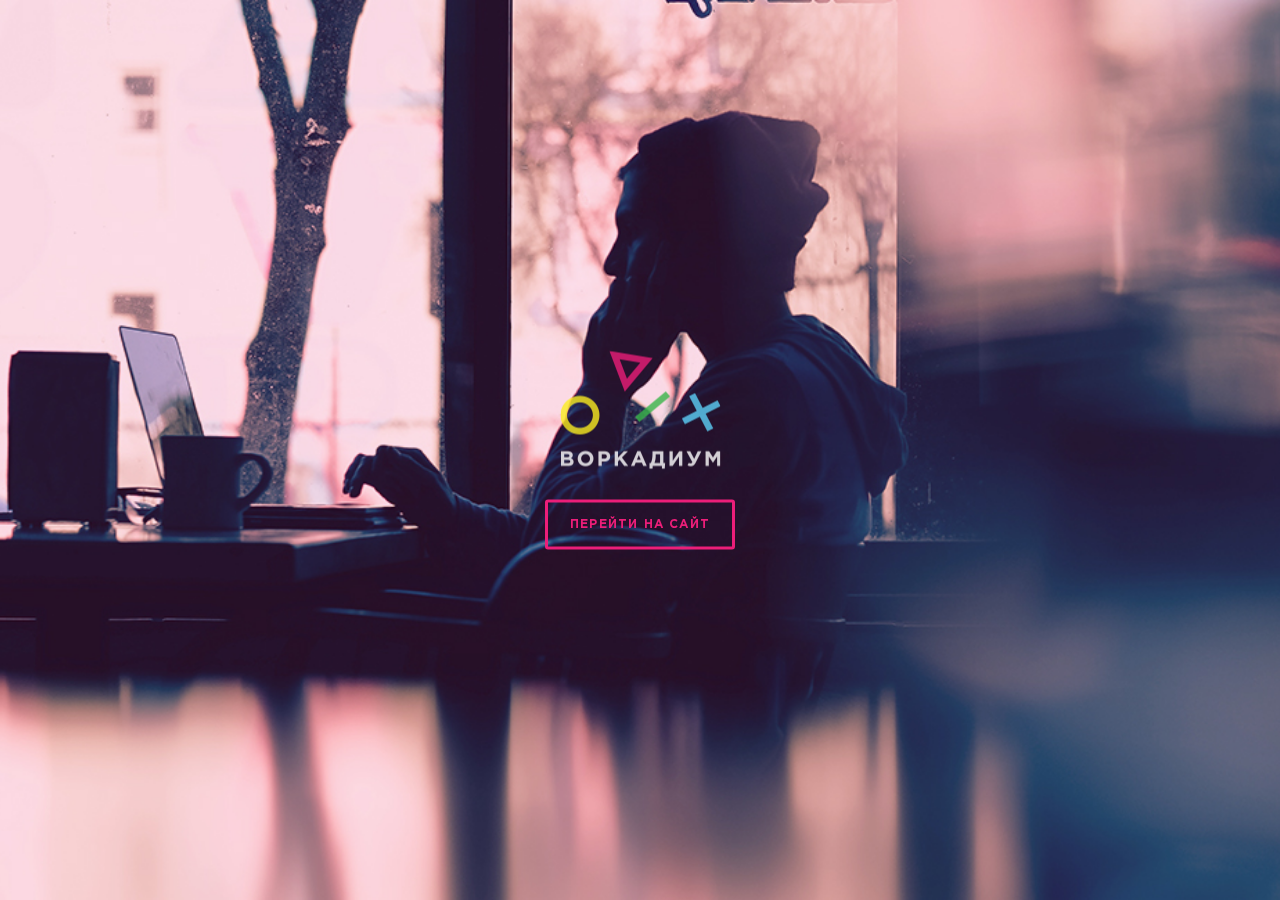
<file: index.html>
<!DOCTYPE html>
<html lang="en">
<head>
  <meta charset="UTF-8">
  <meta http-equiv="X-UA-Compatible" content="IE=edge">
  <meta name="viewport" content="width=1100, initial-scale=1.0">
  <link rel="stylesheet" href="./main.css">
  <link rel="stylesheet" href="./css/main.css">
  <title>Workadium</title>
</head>
<body>
  <div class="wrapper wrapper__auth">
    <div class="welcome">
      <div class="welcome__container">
        <div class="welcome__logo">
          <img src="./img/index/logo.png" alt="logo" class="welcome__logo-pic">
        </div>
        <a href="./coworking.html" class="btn">
          Перейти на сайт
        </a>
      </div>
    </div>
  </div>
</body>
</html>
</file>
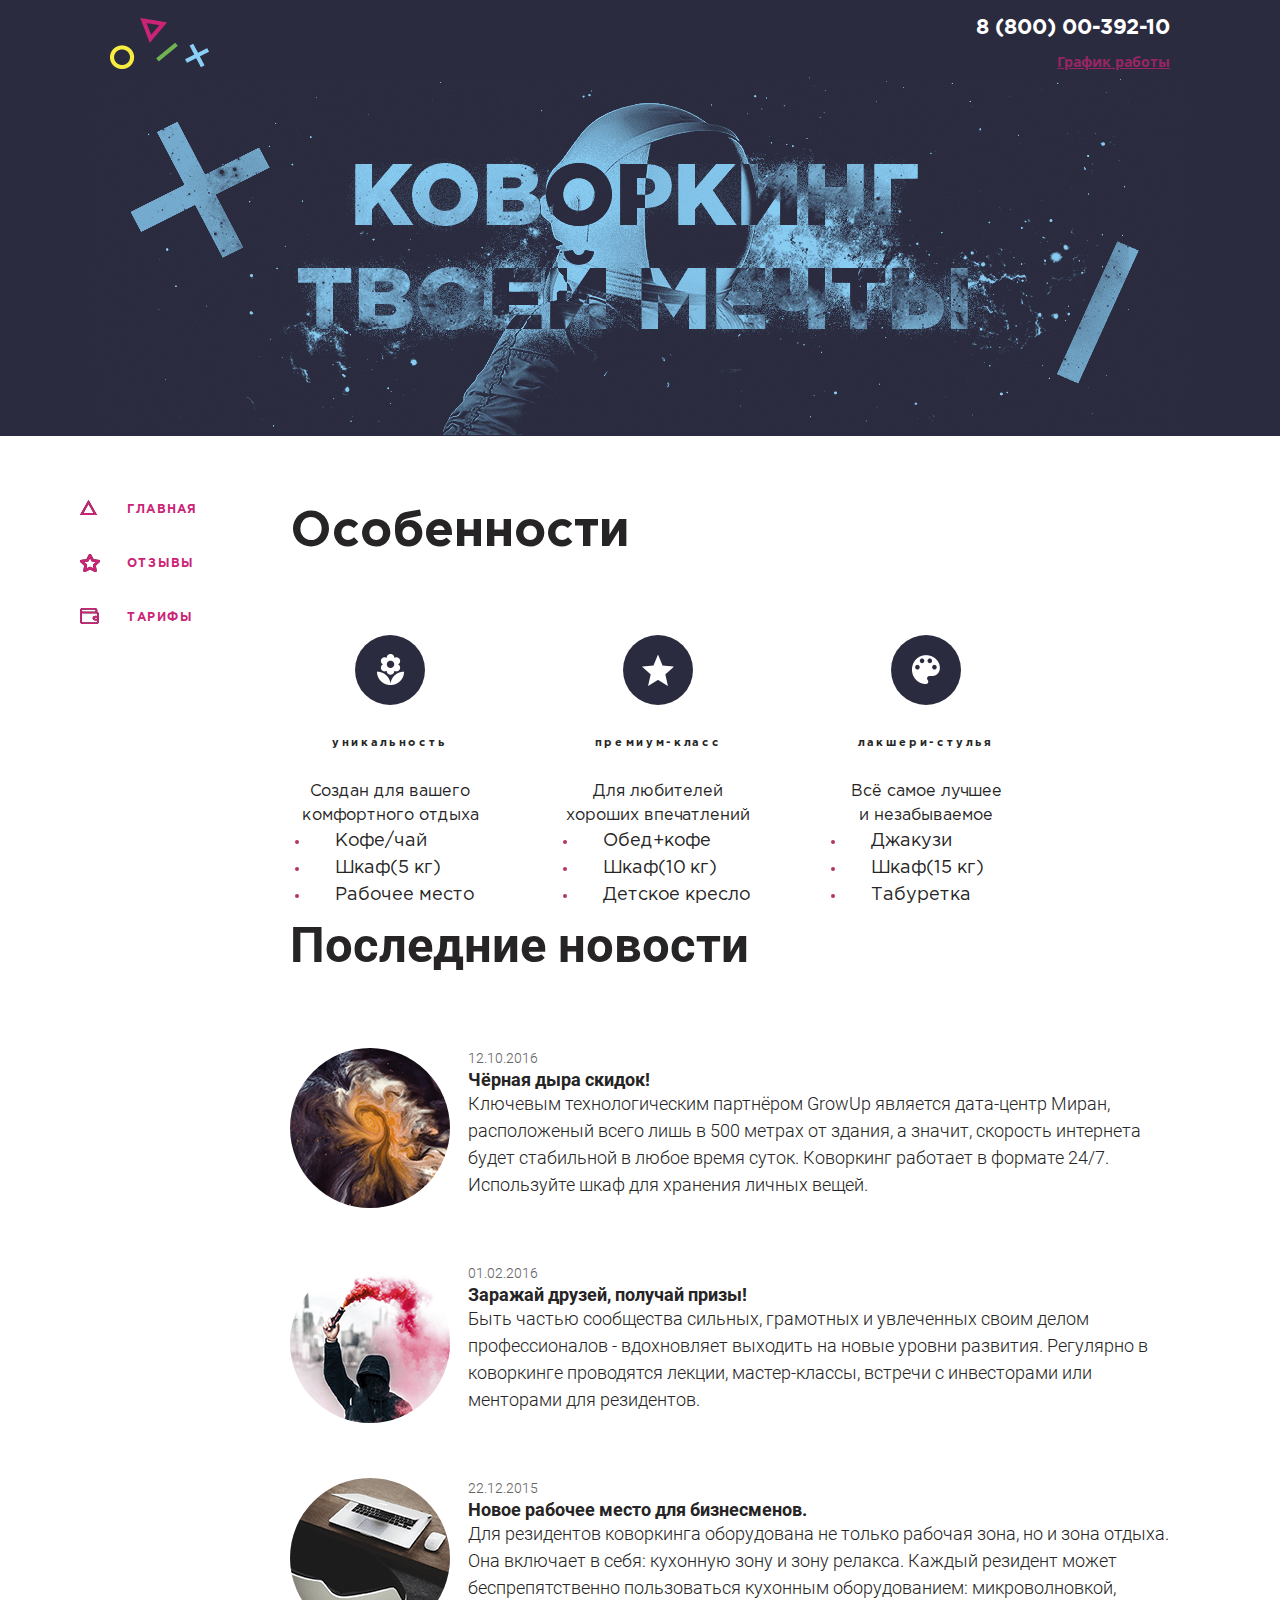
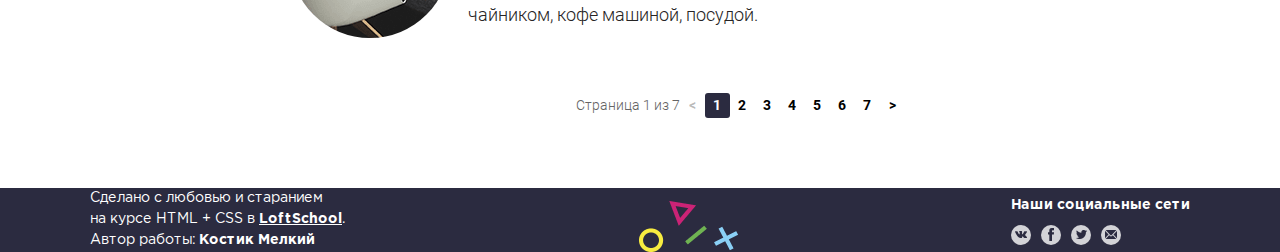
<file: coworking.html>
<!DOCTYPE html>
<html lang="en">
<head>
  <meta charset="UTF-8">
  <meta http-equiv="X-UA-Compatible" content="IE=edge">
  <meta name="viewport" content="width=1100, initial-scale=1.0">
  <link rel="stylesheet" href="./main.css">
  <link rel="stylesheet" href="./css/main.css">
  <title>Coworking</title>
</head>
<body>
  <div class="wrapper">
    <div class="wrapper__content">
      <header class="header">
        <div class="container">
          <div class="logo">
            <a href="index.html" class="logo__link">
              <img src="./img/logo-fig.png" alt="Logo" class="logo__pic">
            </a>
          </div>
          <address class="contacts">
            <a href="tel:88000039210" class="contacts__phone">8 (800) 00-392-10</a>
            <span class="schedule">
              <a href="#" class="schedule__work">График работы</a>
              <div class="schedule__dropdown">
                <span class="schedule__text">
                  пн-вс: 09:00-20:00
                </span>
                <span class="schedule__text-lunch">
                  обед:14:00-14:30
                </span>
              </div>
            </span>
          </address>
        </div>
      </header>
      <div class="main__img">
        <div class="container">
          <img src="./img/main/banner.jpg" alt="Main Photo" class="main__pic">
        </div>
      </div>
      <div class="container">
        <aside class="sidebar">
          <nav class="nav">
            <ul class="nav__list">
              <li class="nav__item">
                <a class="nav__link" href="./coworking.html">
                  <span class="nav__text">главная</span>
                </a>
              </li>
              <li class="nav__item">
                <a class="nav__link nav__link--feedback" href="./feedback.html">
                  <span class="nav__text">отзывы</span>
                </a>
              </li>
              <li class="nav__item">
                <a class="nav__link nav__link--tariffs" href="./tariffs.html">
                  <span class="nav__text">тарифы</span>
                </a>
              </li>
            </ul>
          </nav>
        </aside>
        <main class="maincontent">
          <section class="features">
            <h1 class="title">
              Особенности
            </h1>
            <ul class="features-list">
              <li class="features-item">
                <div class="features-item-img-block">
                  <img src="./img/main/flower.png" alt="Icon" class="features-item-img">
                </div>
                <span class="features-item-title">
                  уникальность
                </span>
                <div class="features-item-text">
                  <p class="text">
                    Создан для вашего <br/>
                    комфортного отдыха
                  </p>
                  <ul class="text-list">
                    <li class="text-item"><span>Кофе/чай</span></li>
                    <li class="text-item"><span>Шкаф(5 кг)</span></li>
                    <li class="text-item"><span>Рабочее место</span></li>
                  </ul>
                </div>
              </li>
              <li class="features-item">
                <div class="features-item-img-block">
                  <img src="./img/main/star.png" alt="Icon" class="features-item-img">
                </div>
                <span class="features-item-title">
                  премиум-класс
                </span>
                <div class="features-item-text">
                  <p class="text">
                    Для любителей <br/>
                    хороших впечатлений
                  </p>
                  <ul class="text-list">
                    <li class="text-item"><span>Обед+кофе</span></li>
                    <li class="text-item"><span>Шкаф(10 кг)</span></li>
                    <li class="text-item"><span>Детское кресло</span></li>
                  </ul>
                </div>
              </li>
              <li class="features-item">
                <div class="features-item-img-block">
                  <img src="./img/main/palette.png" alt="Icon" class="features-item-img">
                </div>
                <span class="features-item-title">
                  лакшери-стулья
                </span>
                <div class="features-item-text">
                  <p class="text">
                    Всё самое лучшее <br/>
                    и незабываемое
                  </p>
                  <ul class="text-list">
                    <li class="text-item"><span>Джакузи</span></li>
                    <li class="text-item"><span>Шкаф(15 кг)</span></li>
                    <li class="text-item"><span>Табуретка</span></li>
                  </ul>
                </div>
              </li>
            </ul>
          </section>
          <section class="news">
            <h1 class="title">Последние новости</h1>
            <div class="news__content">
              <ul class="news__list">
                <li class="news__item">
                  <div class="news__item-avatar-img">
                    <img src="./img/main/news-1.jpg" alt="News img" class="news__item-avatar">
                  </div>
                  <div class="text-block">
                    <time class="text-time">12.10.2016</time>
                    <h4 class="text-title">Чёрная дыра скидок!</h4>
                    <p class="text">
                      Ключевым технологическим партнёром GrowUp является дата-центр Миран,
                      расположеный всего лишь в 500 метрах от здания, а значит, скорость интернета
                      будет стабильной в любое время суток. Коворкинг работает в формате 24/7.
                      Используйте шкаф для хранения личных вещей.
                    </p>
                  </div>
                </li>
                <li class="news__item">
                  <div class="news__item-avatar-img">
                    <img src="./img/main/news-2.jpg" alt="News img" class="news__item-avatar">
                  </div>
                  <div class="text-block">
                    <time class="text-time">01.02.2016</time>
                    <h4 class="text-title">Заражай друзей, получай призы!</h4>
                    <p class="text">
                      Быть частью сообщества сильных, грамотных и увлеченных своим делом
                      профессионалов - вдохновляет выходить на новые уровни развития.
                      Регулярно в коворкинге проводятся лекции, мастер-классы, встречи с
                      инвесторами или менторами для резидентов.
                    </p>
                  </div>
                </li>
                <li class="news__item">
                  <div class="news__item-avatar-img">
                    <img src="./img/main/news-3.jpg" alt="News img" class="news__item-avatar">
                  </div>
                  <div class="text-block">
                    <time class="text-time">22.12.2015</time>
                    <h4 class="text-title">Новое рабочее место для бизнесменов.</h4>
                    <p class="text">
                      Для резидентов коворкинга оборудована не только рабочая зона, но и зона
                      отдыха. Она включает в себя: кухонную зону и зону релакса.
                      Каждый резидент может беспрепятственно пользоваться кухонным
                      оборудованием: микроволновкой, чайником, кофе машиной, посудой.
                    </p>
                  </div>
                </li>
              </ul>
            </div>
            <div class="pagination">
              <span class="pagination__pages">Страница 1 из 7</span>
              <ul class="pagination__list">
                <li class="pagination-item">
                  <button disabled href="#" class="pagination__button"><</button>
                </li>
    
                <li class="pagination-item">
                  <button href="#" class="pagination__button pagination__button--active">1</button>
                </li>
    
                <li class="pagination-item"><button href="#" class="pagination__button">2</button></li>
    
                <li class="pagination-item"><button href="#" class="pagination__button">3</button></li>
    
                <li class="pagination-item"><button href="#" class="pagination__button">4</button></li>
    
                <li class="pagination-item"><button href="#" class="pagination__button">5</button></li>
    
                <li class="pagination-item"><button href="#" class="pagination__button">6</button></li>
    
                <li class="pagination-item"><button href="#" class="pagination__button">7</button></li>
    
                <li class="pagination-item"><button href="#" class="pagination__button">></button></li>
              </ul>
            </div>
          </section>
        </main>
      </div>
    </div>
    <footer class="footer">
      <div class="container">
        <div class="footer-text">
          <p>
            Сделано с любовью и старанием <br/>
            на курсе HTML + CSS в <a href="index.html" class="footer-text-link">LoftSchool</a>.<br/>
            Автор работы: <strong>Костик Мелкий</strong>
          </p>
        </div>
        <div class="logo">
          <a href="index.html" class="logo__link">
            <img src="./img/logo-fig.png" alt="Logo" class="logo__pic">
          </a>
        </div>
        <div class="socials">
          <span class="socials-text">Наши социальные сети</span>
          <ul class="socials-list">
            <li class="socials-item">
              <a href="#" class="socials-link">
                <div class="social__wrapper">
                  <img src="./img/vk.png" alt="socials" class="socials-icon">
                </div>
              </a>
            </li>
            <li class="socials-item">
              <a href="#" class="socials-link">
                <div class="social__wrapper">
                  <img src="./img/fb.png" alt="socials" class="socials-icon">
                </div>
              </a>
            </li>
            <li class="socials-item">
              <a href="#" class="socials-link">
                <div class="social__wrapper">
                  <img src="./img/tw.png" alt="socials" class="socials-icon">
                </div>
              </a>
            </li>
            <li class="socials-item">
              <a href="#" class="socials-link">
                <div class="social__wrapper">
                  <img src="./img/mail.png" alt="socials" class="socials-icon">
                </div>
              </a>
            </li>
          </ul>
        </div>
      </div>
    </footer>
  </div>
</body>
</html>
</file>
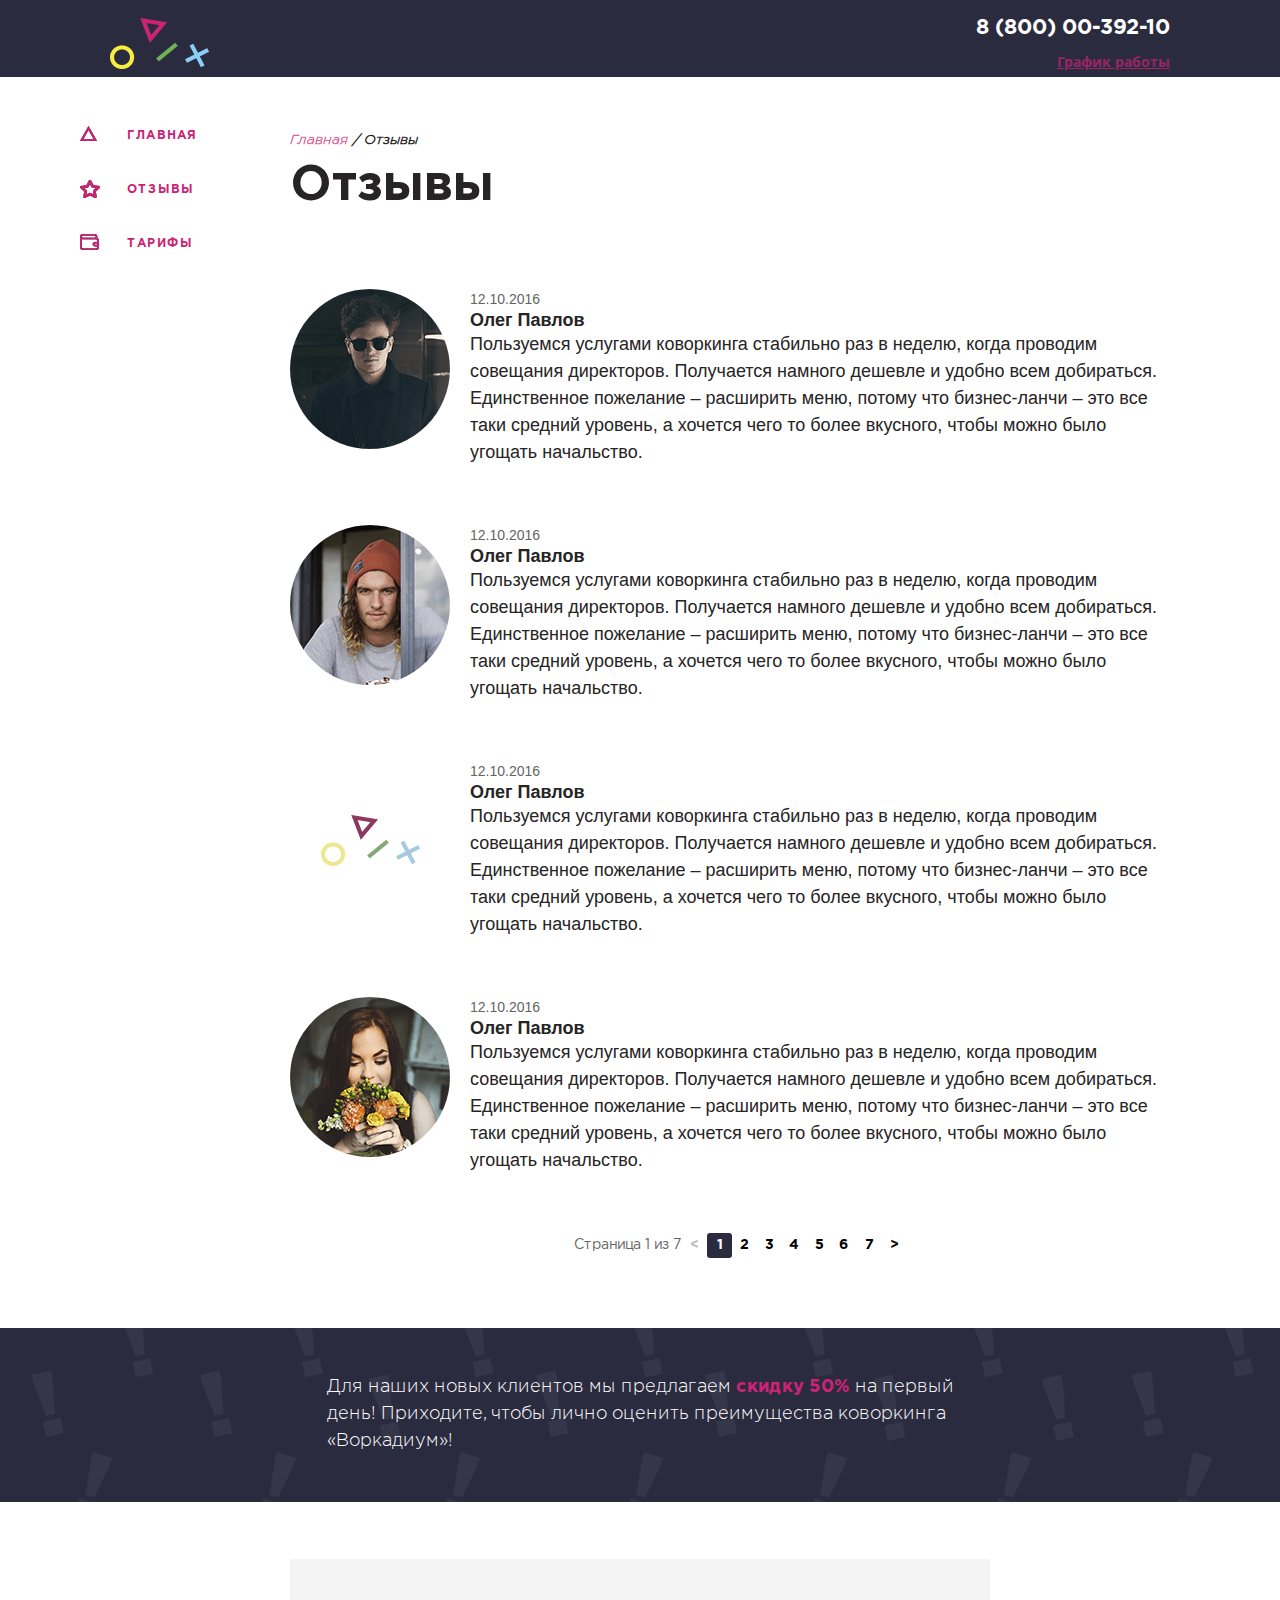
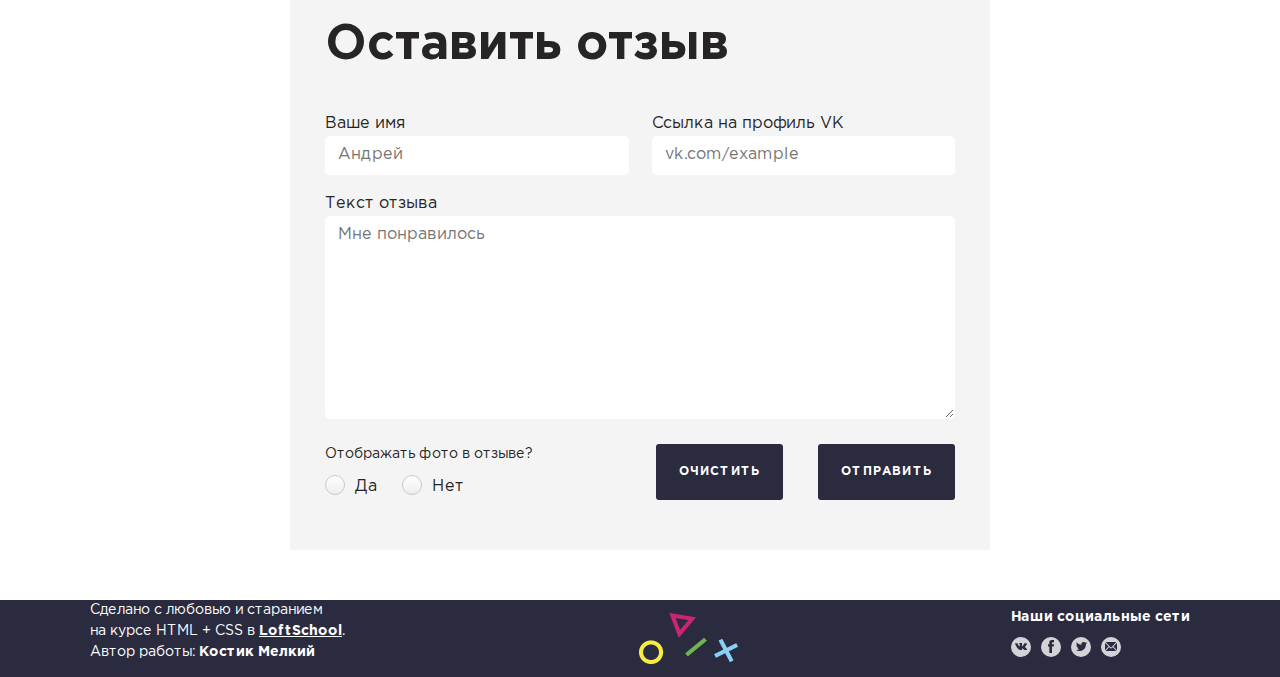
<file: feedback.html>
<!DOCTYPE html>
<html lang="en">
<head>
  <meta charset="UTF-8">
  <meta http-equiv="X-UA-Compatible" content="IE=edge">
  <meta name="viewport" content="width=1100, initial-scale=1.0">
  <link rel="stylesheet" href="./main.css">
  <link rel="stylesheet" href="./css/main.css">
  <title>Feedback</title>
</head>
<body>
  <div class="wrapper">
    <div class="wrapper__content">
      <header class="header header--margin">
        <div class="container">
          <div class="logo">
            <a href="index.html" class="logo__link">
              <img src="./img/logo-fig.png" alt="Logo" class="logo__pic">
            </a>
          </div>
          <address class="contacts">
            <a href="tel:88000039210" class="contacts__phone">8 (800) 00-392-10</a>
            <span class="schedule">
              <a href="#" class="schedule__work">График работы</a>
              <div class="schedule__dropdown">
                <span class="schedule__text">
                  пн-вс: 09:00-20:00
                </span>
                <span class="schedule__text-lunch">
                  обед:14:00-14:30
                </span>
              </div>
            </span>
          </address>
        </div>
      </header>
      <div class="container">
        <aside class="sidebar">
          <nav class="nav">
            <ul class="nav__list">
              <li class="nav__item">
                <a class="nav__link" href="./coworking.html">
                  <span class="nav__text">главная</span>
                </a>
              </li>
              <li class="nav__item">
                <a class="nav__link nav__link--feedback" href="./feedback.html">
                  <span class="nav__text">отзывы</span>
                </a>
              </li>
              <li class="nav__item">
                <a class="nav__link nav__link--tariffs" href="./tariffs.html">
                  <span class="nav__text">тарифы</span>
                </a>
              </li>
            </ul>
          </nav>
        </aside>
        <main class="maincontent">
          <nav class="breadcrumbs">
            <ul class="breadcrumbs__list">
              <li class="breadcrumbs__item">
                <a href="./coworking.html" class="breadcrumbs__link">
                  Главная
                </a>
              </li>
              <li class="breadcrumbs__item">
                <span class="breadcrumbs__text">
                  Отзывы
                </span>
              </li>
            </ul>
          </nav>
          <section class="reviews">
            <h1 class="title">Отзывы</h1>
            <ul class="reviews__list">
              <li class="reviews__item">
                <div class="reviews__avatar-img">
                  <img src="./img/feedback/1.png"
                  alt="avatar" class="reviews__avatar">
                </div>
                <div class="text-block text-block--gothampro">
                  <time class="text-time">12.10.2016</time>
                  <h4 class="text-title">Олег Павлов</h4>
                  <p class="text">
                    Пользуемся услугами коворкинга стабильно раз в неделю, когда проводим
                    совещания директоров. Получается намного дешевле и удобно всем
                    добираться. Единственное пожелание – расширить меню, потому что
                    бизнес-ланчи – это все таки средний уровень, а хочется чего то более
                    вкусного, чтобы можно было угощать начальство.
                  </p>
                </div>
              </li>
              <li class="reviews__item">
                <div class="reviews__avatar-img">
                  <img src="./img/feedback/2.png"
                  alt="avatar" class="reviews__avatar">
                </div>
                <div class="text-block text-block--gothampro">
                  <time class="text-time">12.10.2016</time>
                  <h4 class="text-title">Олег Павлов</h4>
                  <p class="text">
                    Пользуемся услугами коворкинга стабильно раз в неделю, когда проводим
                    совещания директоров. Получается намного дешевле и удобно всем
                    добираться. Единственное пожелание – расширить меню, потому что
                    бизнес-ланчи – это все таки средний уровень, а хочется чего то более
                    вкусного, чтобы можно было угощать начальство.
                  </p>
                </div>
              </li>
              <li class="reviews__item">
                <div class="reviews__avatar-img reviews__avatar-img--logo">
                  <img src="./img/logo-fig.png"
                  alt="avatar" class="reviews__avatar">
                </div>
                <div class="text-block text-block--gothampro">
                  <time class="text-time">12.10.2016</time>
                  <h4 class="text-title">Олег Павлов</h4>
                  <p class="text">
                    Пользуемся услугами коворкинга стабильно раз в неделю, когда проводим
                    совещания директоров. Получается намного дешевле и удобно всем
                    добираться. Единственное пожелание – расширить меню, потому что
                    бизнес-ланчи – это все таки средний уровень, а хочется чего то более
                    вкусного, чтобы можно было угощать начальство.
                  </p>
                </div>
              </li>
              <li class="reviews__item">
                <div class="reviews__avatar-img">
                  <img src="./img/feedback/4.png"
                  alt="avatar" class="reviews__avatar">
                </div>
                <div class="text-block text-block--gothampro">
                  <time class="text-time">12.10.2016</time>
                  <h4 class="text-title">Олег Павлов</h4>
                  <p class="text">
                    Пользуемся услугами коворкинга стабильно раз в неделю, когда проводим
                    совещания директоров. Получается намного дешевле и удобно всем
                    добираться. Единственное пожелание – расширить меню, потому что
                    бизнес-ланчи – это все таки средний уровень, а хочется чего то более
                    вкусного, чтобы можно было угощать начальство.
                  </p>
                </div>
              </li>
            </ul>
            <div class="pagination">
              <span class="pagination__pages">Страница 1 из 7</span>
              <ul class="pagination__list">
                <li class="pagination-item">
                  <button disabled href="#" class="pagination__button"><</button>
                </li>
    
                <li class="pagination-item">
                  <button href="#" class="pagination__button pagination__button--active">1</button>
                </li>
    
                <li class="pagination-item"><button href="#" class="pagination__button">2</button></li>
    
                <li class="pagination-item"><button href="#" class="pagination__button">3</button></li>
    
                <li class="pagination-item"><button href="#" class="pagination__button">4</button></li>
    
                <li class="pagination-item"><button href="#" class="pagination__button">5</button></li>
    
                <li class="pagination-item"><button href="#" class="pagination__button">6</button></li>
    
                <li class="pagination-item"><button href="#" class="pagination__button">7</button></li>
    
                <li class="pagination-item"><button href="#" class="pagination__button">></button></li>
              </ul>
            </div>
          </section>
        </main>
      </div>
      <section class="discount">
        <div class="container">
          <div class="discount__text">
            <p>
              Для наших новых клиентов мы предлагаем <span>скидку 50%</span> на первый <br/>
              день! Приходите, чтобы лично оценить преимущества коворкинга<br/>
              «Воркадиум»!
            </p>
          </div>
        </div>
      </section>
      <section class="feedback">
        <div class="container">
          <div class="container__inner">
            <form action="" class="form">
              <h1 class="title form--title">
                Оставить отзыв
              </h1>
              <div class="form__container">
                <div class="form__row">
                  <label class="form__input">
                    <div class="form__input-title">
                      Ваше имя
                    </div>
                    <input type="text" placeholder="Андрей" class="form__input-elem">
                  </label>
  
                  <label class="form__input">
                    <div class="form__input-title">
                      Ссылка на профиль VK
                    </div>
                    <input type="text" placeholder="vk.com/example" class="form__input-elem">
                  </label>
                </div>
                <div class="form__row">
                  <label class="form__input">
                    <div class="form__input-title">
                      Текст отзыва
                    </div>
                    <textarea name="" id=""
                    cols="30" rows="10" placeholder="Мне понравилось"
                    class="form__input-elem form__input-elem--textarea"></textarea>
                  </label>
                </div>
                <div class="form__buttons">
                  <div class="form__buttons-photo">
                    <div class="form__photo-title">Отображать фото в отзыве?</div>
                    <div class="form__controlls">
                      <label class="form__radio">
                        <input type="radio" name="answer" class="form__radio-real">
                        <div class="form__radio-visible"></div>
                        <div class="form__radio-text">Да</div>
                      </label>
                      <label class="form__radio">
                        <input type="radio" name="answer" class="form__radio-real">
                        <div class="form__radio-visible"></div>
                        <div class="form__radio-text">Нет</div>
                      </label>
                    </div>
                  </div>
                  <div class="form__buttons-submit">
                    <button type="reset" class="btn btn--reset">Очистить</button>
                    <button type="submit" class="btn btn--submit">Отправить</button>
                  </div>
                </div>
              </div>
            </form>
          </div>
        </div>
      </section>
      <footer class="footer">
        <div class="container">
          <div class="footer-text">
            <p>
              Сделано с любовью и старанием <br/>
              на курсе HTML + CSS в <a href="index.html" class="footer-text-link">LoftSchool</a>.<br/>
              Автор работы: <strong>Костик Мелкий</strong>
            </p>
          </div>
          <div class="logo">
            <a href="index.html" class="logo__link">
              <img src="./img/logo-fig.png" alt="Logo" class="logo__pic">
            </a>
          </div>
          <div class="socials">
            <span class="socials-text">Наши социальные сети</span>
            <ul class="socials-list">
              <li class="socials-item">
                <a href="#" class="socials-link">
                  <div class="social__wrapper">
                    <img src="./img/vk.png" alt="socials" class="socials-icon">
                  </div>
                </a>
              </li>
              <li class="socials-item">
                <a href="#" class="socials-link">
                  <div class="social__wrapper">
                    <img src="./img/fb.png" alt="socials" class="socials-icon">
                  </div>
                </a>
              </li>
              <li class="socials-item">
                <a href="#" class="socials-link">
                  <div class="social__wrapper">
                    <img src="./img/tw.png" alt="socials" class="socials-icon">
                  </div>
                </a>
              </li>
              <li class="socials-item">
                <a href="#" class="socials-link">
                  <div class="social__wrapper">
                    <img src="./img/mail.png" alt="socials" class="socials-icon">
                  </div>
                </a>
              </li>
            </ul>
          </div>
        </div>
      </footer>
    </div>
  </div>
</body>
</html>
</file>
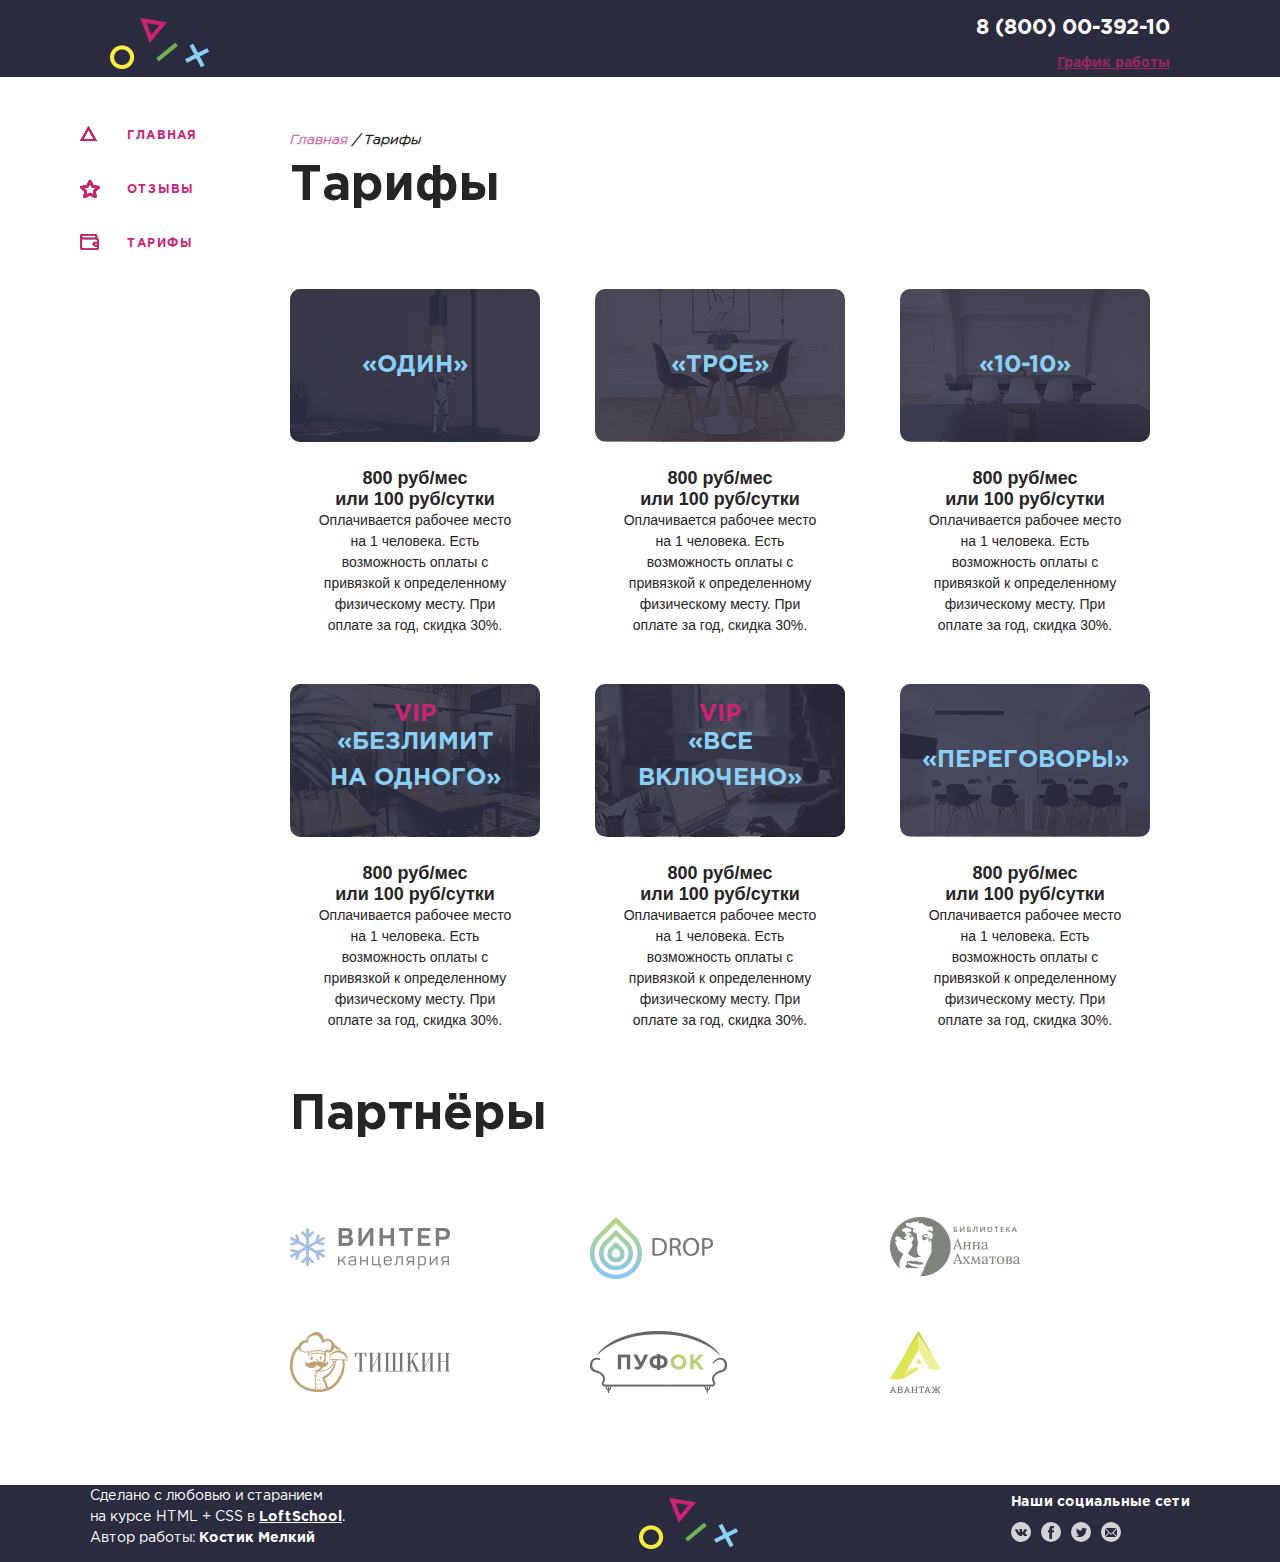
<file: tariffs.html>
<!DOCTYPE html>
<html lang="en">
<head>
  <meta charset="UTF-8">
  <meta http-equiv="X-UA-Compatible" content="IE=edge">
  <meta name="viewport" content="width=1100, initial-scale=1.0">
  <link rel="stylesheet" href="./main.css">
  <link rel="stylesheet" href="./css/main.css">
  <title>Tariffs</title>
</head>
<body>
  <div class="wrapper">
    <div class="wrapper__content">
      <header class="header header--margin">
        <div class="container">
          <div class="logo">
            <a href="index.html" class="logo__link">
              <img src="./img/logo-fig.png" alt="Logo" class="logo__pic">
            </a>
          </div>
          <address class="contacts">
            <a href="tel:88000039210" class="contacts__phone">8 (800) 00-392-10</a>
            <span class="schedule">
              <a href="#" class="schedule__work">График работы</a>
              <div class="schedule__dropdown">
                <span class="schedule__text">
                  пн-вс: 09:00-20:00
                </span>
                <span class="schedule__text-lunch">
                  обед:14:00-14:30
                </span>
              </div>
            </span>
          </address>
        </div>
      </header>
      <div class="container">
        <aside class="sidebar">
          <nav class="nav">
            <ul class="nav__list">
              <li class="nav__item">
                <a class="nav__link" href="./coworking.html">
                  <span class="nav__text">главная</span>
                </a>
              </li>
              <li class="nav__item">
                <a class="nav__link nav__link--feedback" href="./feedback.html">
                  <span class="nav__text">отзывы</span>
                </a>
              </li>
              <li class="nav__item">
                <a class="nav__link nav__link--tariffs" href="./tariffs.html">
                  <span class="nav__text">тарифы</span>
                </a>
              </li>
            </ul>
          </nav>
        </aside>
        <main class="maincontent">
          <nav class="breadcrumbs">
            <ul class="breadcrumbs__list">
              <li class="breadcrumbs__item">
                <a href="./coworking.html" class="breadcrumbs__link">
                  Главная
                </a>
              </li>
              <li class="breadcrumbs__item">
                <span class="breadcrumbs__text">
                  Тарифы
                </span>
              </li>
            </ul>
          </nav>
          <section class="tariffs">
            <h1 class="title">Тарифы</h1>
            <ul class="tariffs__list">
              <li class="tariffs__item">
                <div class="tariffs__wrap-img">
                  <img src="./img/tariffs/1.png" alt="" class="tariffs__img">
                  <div class="tariffs__img-overlay"></div>
                  <span class="tariffs__img-desc">«ОДИН»</span>
                </div>
                <div class="text-block text-block--gothampro">
                  <h4 class="text-title">
                    800 руб/мес <br/>
                    или 100 руб/сутки
                  </h4>
                  <p class="text tariffs--text">
                    Оплачивается рабочее место на 1
                    человека. Есть возможность оплаты с привязкой к определенному физическому месту. При оплате за год, скидка 30%.
                  </p>
                </div>
              </li>
              <li class="tariffs__item">
                <div class="tariffs__wrap-img">
                  <img src="./img/tariffs/2.png" alt="" class="tariffs__img">
                  <div class="tariffs__img-overlay"></div>
                  <span class="tariffs__img-desc">«ТРОЕ»</span>
                </div>
                <div class="text-block text-block--gothampro">
                  <h4 class="text-title">
                    800 руб/мес <br/>
                    или 100 руб/сутки
                  </h4>
                  <p class="text tariffs--text">
                    Оплачивается рабочее место на 1
                    человека. Есть возможность оплаты с привязкой к определенному физическому месту. При оплате за год, скидка 30%.
                  </p>
                </div>
              </li>
              <li class="tariffs__item tariffs__item--zero-margin">
                <div class="tariffs__wrap-img">
                  <img src="./img/tariffs/3.png" alt="" class="tariffs__img">
                  <div class="tariffs__img-overlay"></div>
                  <span class="tariffs__img-desc">«10-10»</span>
                </div>
                <div class="text-block text-block--gothampro">
                  <h4 class="text-title">
                    800 руб/мес <br/>
                    или 100 руб/сутки
                  </h4>
                  <p class="text tariffs--text">
                    Оплачивается рабочее место на 1
                    человека. Есть возможность оплаты с привязкой к определенному физическому месту. При оплате за год, скидка 30%.
                  </p>
                </div>
              </li>
              <li class="tariffs__item">
                <div class="tariffs__wrap-img">
                  <img src="./img/tariffs/4.png" alt="" class="tariffs__img">
                  <div class="tariffs__img-overlay"></div>
                  <span class="tariffs__img-desc tariffs__img-desc--nowrap">«БЕЗЛИМИТ<br/>НА ОДНОГО»</span>
                  <span class="tariffs__img-desc-vip">VIP</span>
                </div>
                <div class="text-block text-block--gothampro">
                  <h4 class="text-title">
                    800 руб/мес <br/>
                    или 100 руб/сутки
                  </h4>
                  <p class="text tariffs--text">
                    Оплачивается рабочее место на 1
                    человека. Есть возможность оплаты с привязкой к определенному физическому месту. При оплате за год, скидка 30%.
                  </p>
                </div>
              </li>
              <li class="tariffs__item">
                <div class="tariffs__wrap-img">
                  <img src="./img/tariffs/5.png" alt="" class="tariffs__img">
                  <div class="tariffs__img-overlay"></div>
                  <span class="tariffs__img-desc">
                    «ВСЕ<br/>ВКЛЮЧЕНО»
                  </span>
                  <span class="tariffs__img-desc-vip">VIP</span>
                </div>
                <div class="text-block text-block--gothampro">
                  <h4 class="text-title">
                    800 руб/мес <br/>
                    или 100 руб/сутки
                  </h4>
                  <p class="text tariffs--text">
                    Оплачивается рабочее место на 1
                    человека. Есть возможность оплаты с привязкой к определенному физическому месту. При оплате за год, скидка 30%.
                  </p>
                </div>
              </li>
              <li class="tariffs__item tariffs__item--zero-margin">
                <div class="tariffs__wrap-img">
                  <img src="./img/tariffs/6.png" alt="" class="tariffs__img">
                  <div class="tariffs__img-overlay"></div>
                  <span class="tariffs__img-desc">«ПЕРЕГОВОРЫ»</span>
                </div>
                <div class="text-block text-block--gothampro">
                  <h4 class="text-title">
                    800 руб/мес <br/>
                    или 100 руб/сутки
                  </h4>
                  <p class="text tariffs--text">
                    Оплачивается рабочее место на 1
                    человека. Есть возможность оплаты с привязкой к определенному физическому месту. При оплате за год, скидка 30%.
                  </p>
                </div>
              </li>
            </ul>
          </section>
          <section class="partners">
            <h1 class="title">Партнёры</h1>
            <ul class="partners__list">
              <li class="partners__item"><img src="./img/tariffs/logo-1.jpg" alt="logo" class="partners__avatar"></li>
              <li class="partners__item"><img src="./img/tariffs/logo-2.jpg" alt="logo" class="partners__avatar"></li>
              <li class="partners__item"><img src="./img/tariffs/logo-3.jpg" alt="logo" class="partners__avatar"></li>
              <li class="partners__item"><img src="./img/tariffs/logo-4.jpg" alt="logo" class="partners__avatar"></li>
              <li class="partners__item"><img src="./img/tariffs/logo-5.jpg" alt="logo" class="partners__avatar"></li>
              <li class="partners__item"><img src="./img/tariffs/logo-6.jpg" alt="logo" class="partners__avatar"></li>
            </ul>
          </section>
        </main>
      </div>
      <footer class="footer">
        <div class="container">
          <div class="footer-text">
            <p>
              Сделано с любовью и старанием <br/>
              на курсе HTML + CSS в <a href="index.html" class="footer-text-link">LoftSchool</a>.<br/>
              Автор работы: <strong>Костик Мелкий</strong>
            </p>
          </div>
          <div class="logo">
            <a href="index.html" class="logo__link">
              <img src="./img/logo-fig.png" alt="Logo" class="logo__pic">
            </a>
          </div>
          <div class="socials">
            <span class="socials-text">Наши социальные сети</span>
            <ul class="socials-list">
              <li class="socials-item">
                <a href="#" class="socials-link">
                  <div class="social__wrapper">
                    <img src="./img/vk.png" alt="socials" class="socials-icon">
                  </div>
                </a>
              </li>
              <li class="socials-item">
                <a href="#" class="socials-link">
                  <div class="social__wrapper">
                    <img src="./img/fb.png" alt="socials" class="socials-icon">
                  </div>
                </a>
              </li>
              <li class="socials-item">
                <a href="#" class="socials-link">
                  <div class="social__wrapper">
                    <img src="./img/tw.png" alt="socials" class="socials-icon">
                  </div>
                </a>
              </li>
              <li class="socials-item">
                <a href="#" class="socials-link">
                  <div class="social__wrapper">
                    <img src="./img/mail.png" alt="socials" class="socials-icon">
                  </div>
                </a>
              </li>
            </ul>
          </div>
        </div>
      </footer>
    </div>
  </div>
</body>
</html>
</file>
<file: main.css>

</file>
<file: css/main.css>
/* layout */

@import url('./layout/fonts.css');
@import url('./layout/normalize.css');
@import url('./layout/base.css');

/* individual elements */

@import url('./blocks/title.css');
@import url('./blocks/pagination.css');
@import url('./blocks/breadcrumbs.css');
@import url('./blocks/btn.css');

/* header */

@import url('./blocks/header.css');
@import url('./blocks/logo.css');
@import url('./blocks/contacts.css');
@import url('./blocks/schedule.css');
@import url('./blocks/mainphoto.css');

/* sidebar */

@import url('./blocks/sidebar.css');

/* intro */

@import url('./blocks/welcome.css');

/* main-content */

@import url('./blocks/features.css');
@import url('./blocks/news.css');

/* tariffs */

@import url('./blocks/tariffs.css');
@import url('./blocks/partners.css');

/* reviews */

@import url('./blocks/reviews.css');
@import url('./blocks/discount.css');
@import url('./blocks/feedback.css');
@import url('./blocks/form.css');

/* footer */

@import url('./blocks/footer.css');
@import url('./blocks/socials.css');
</file>
